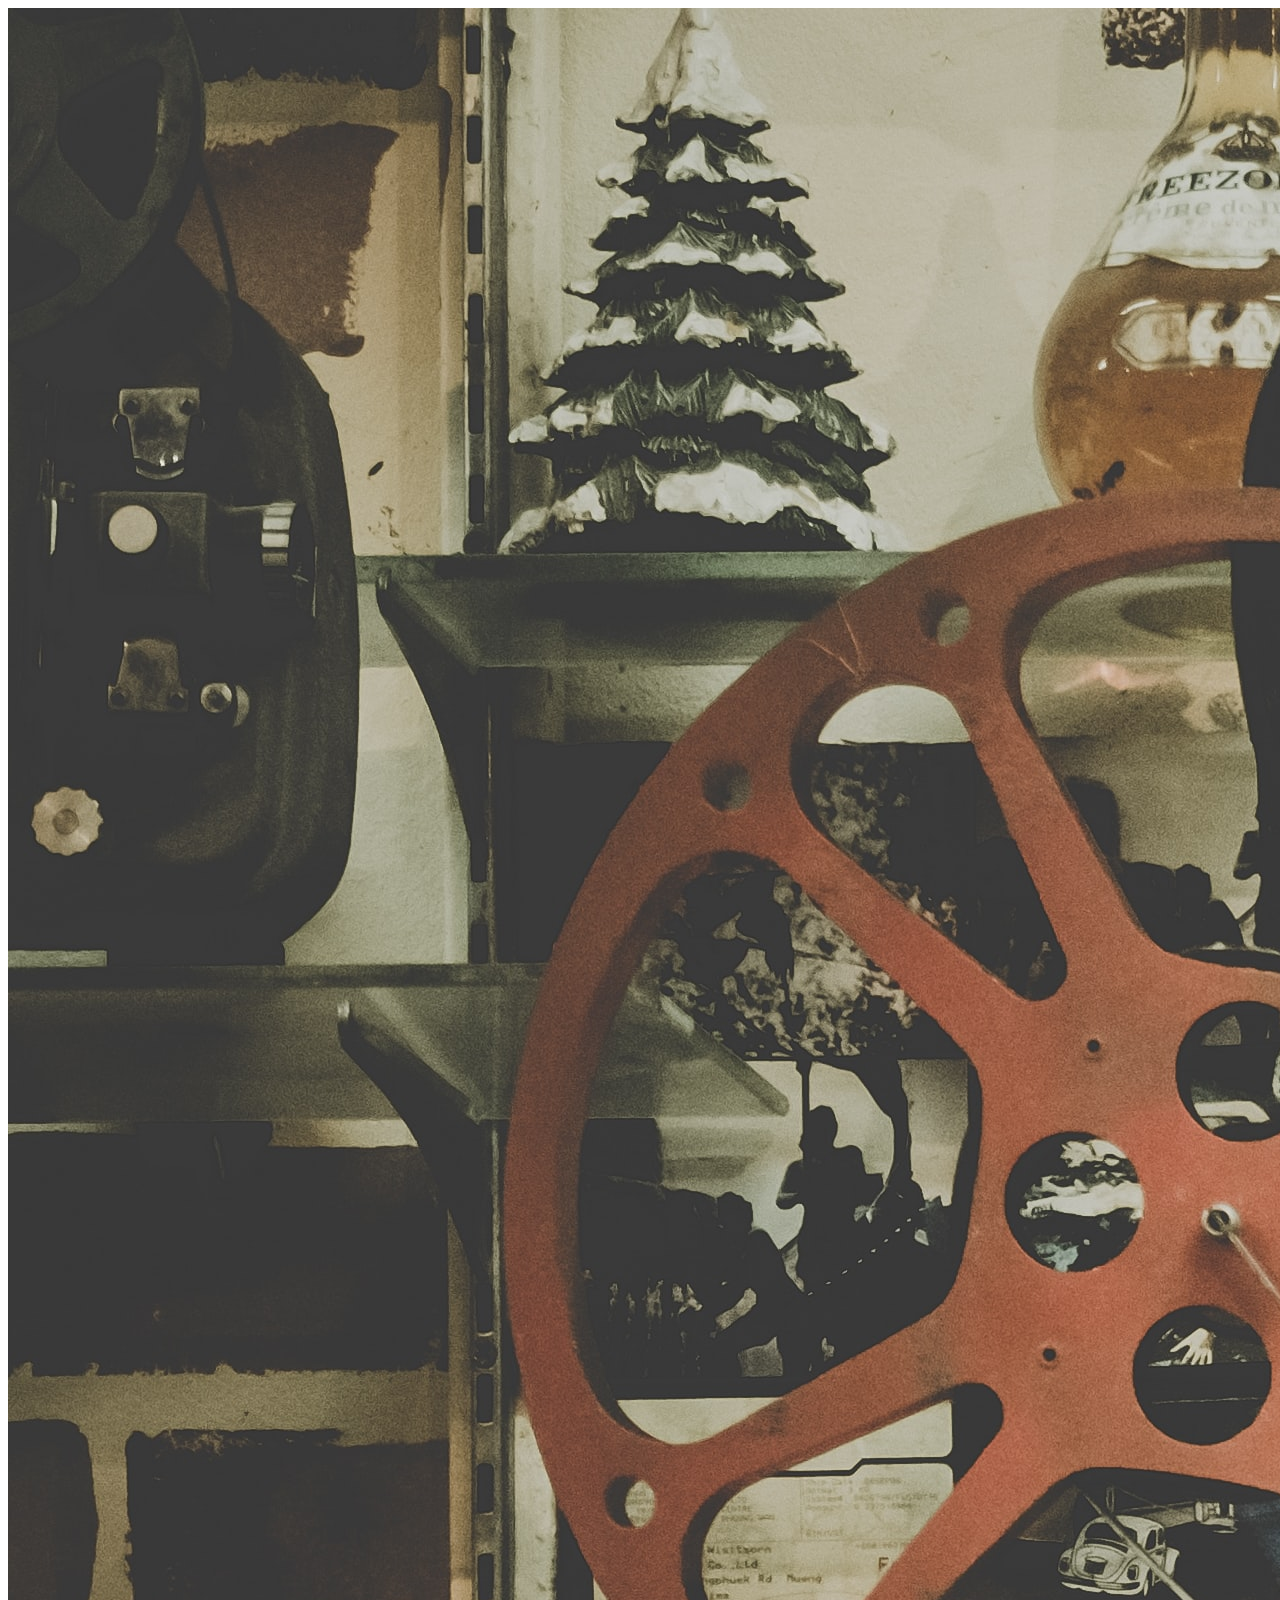
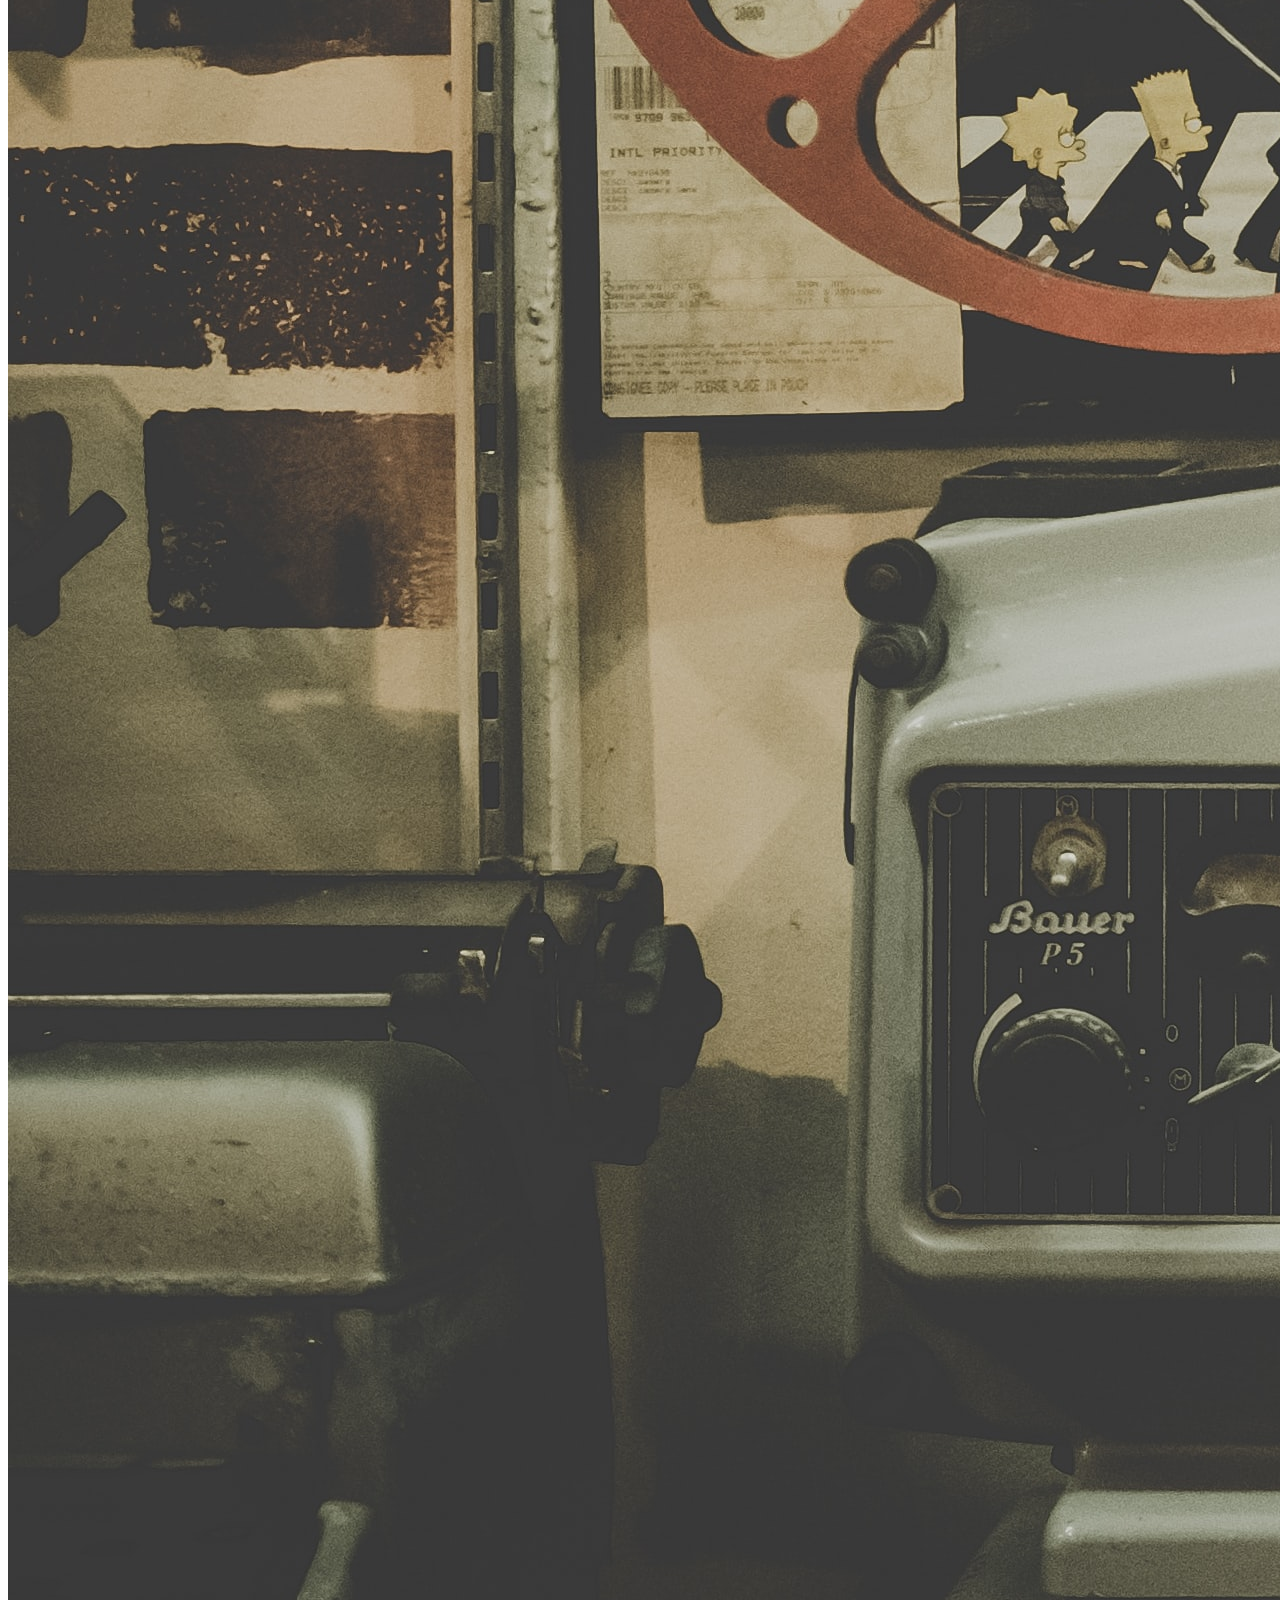
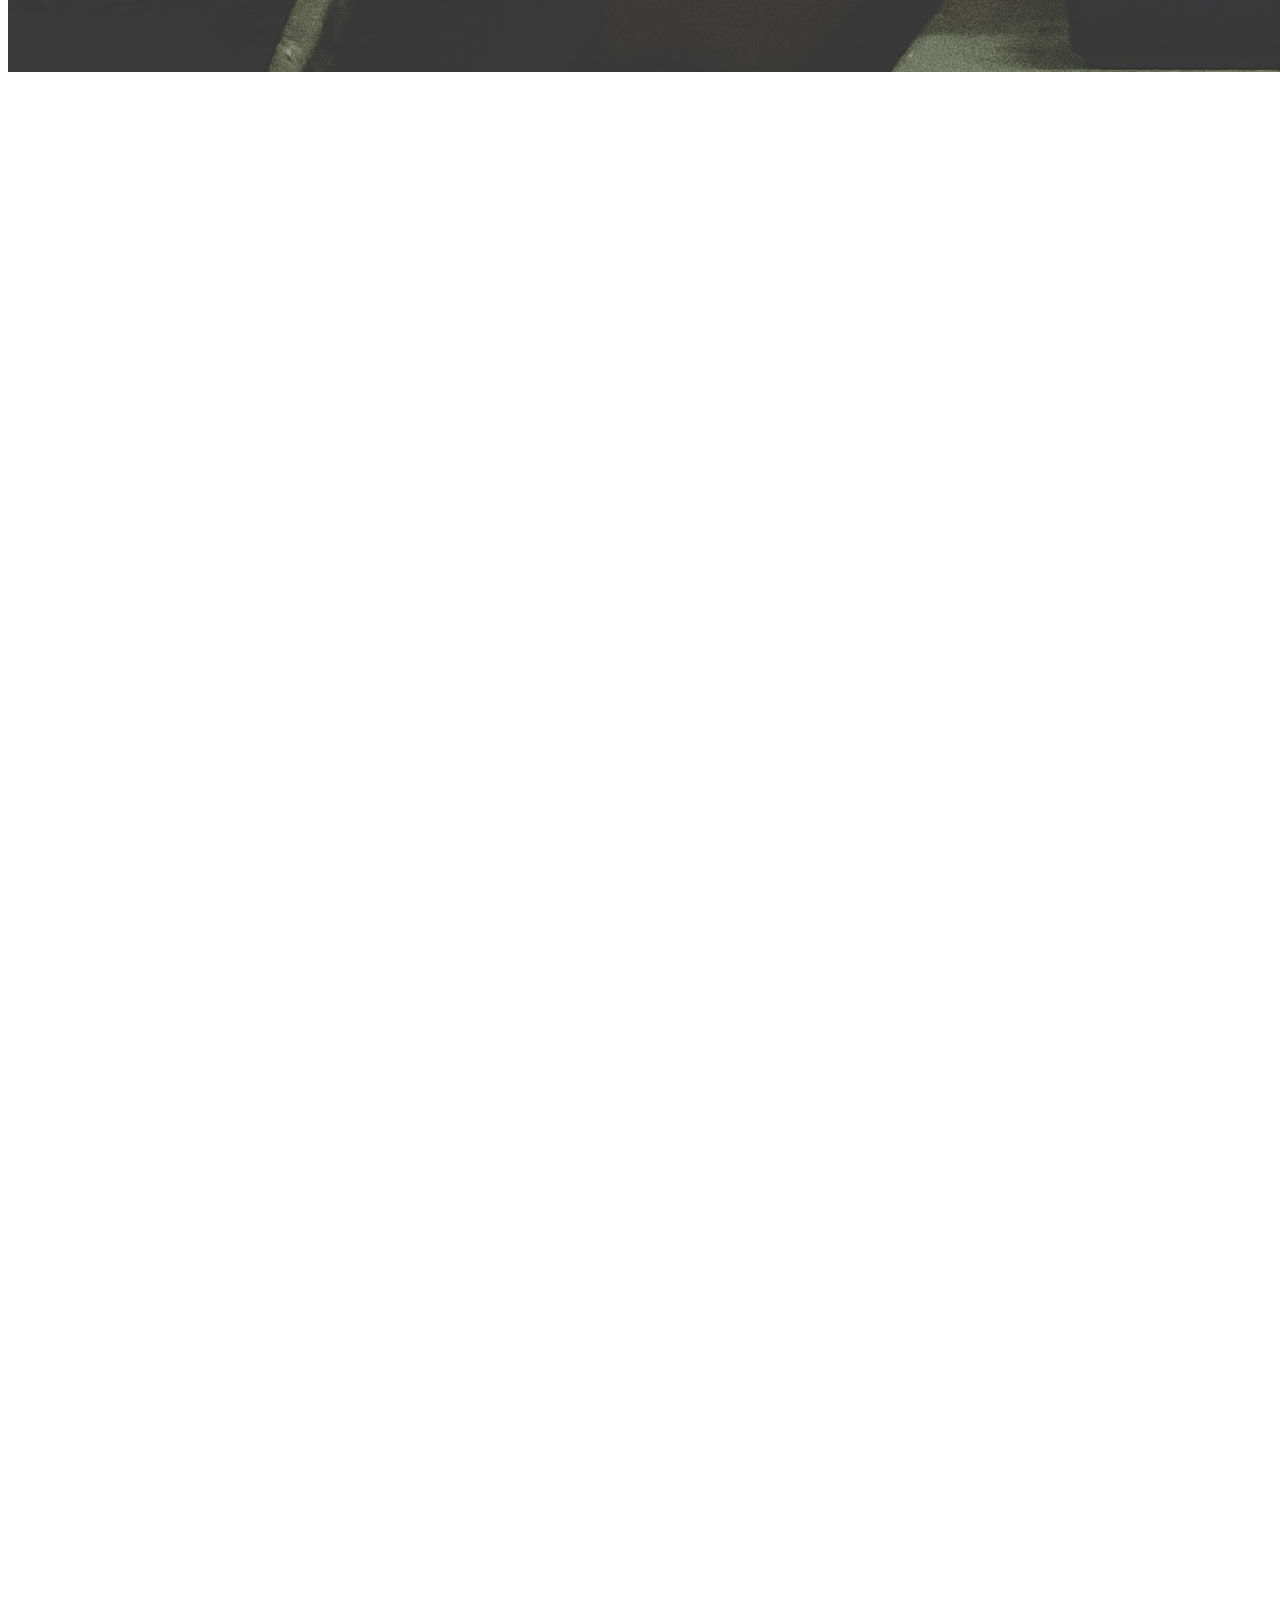
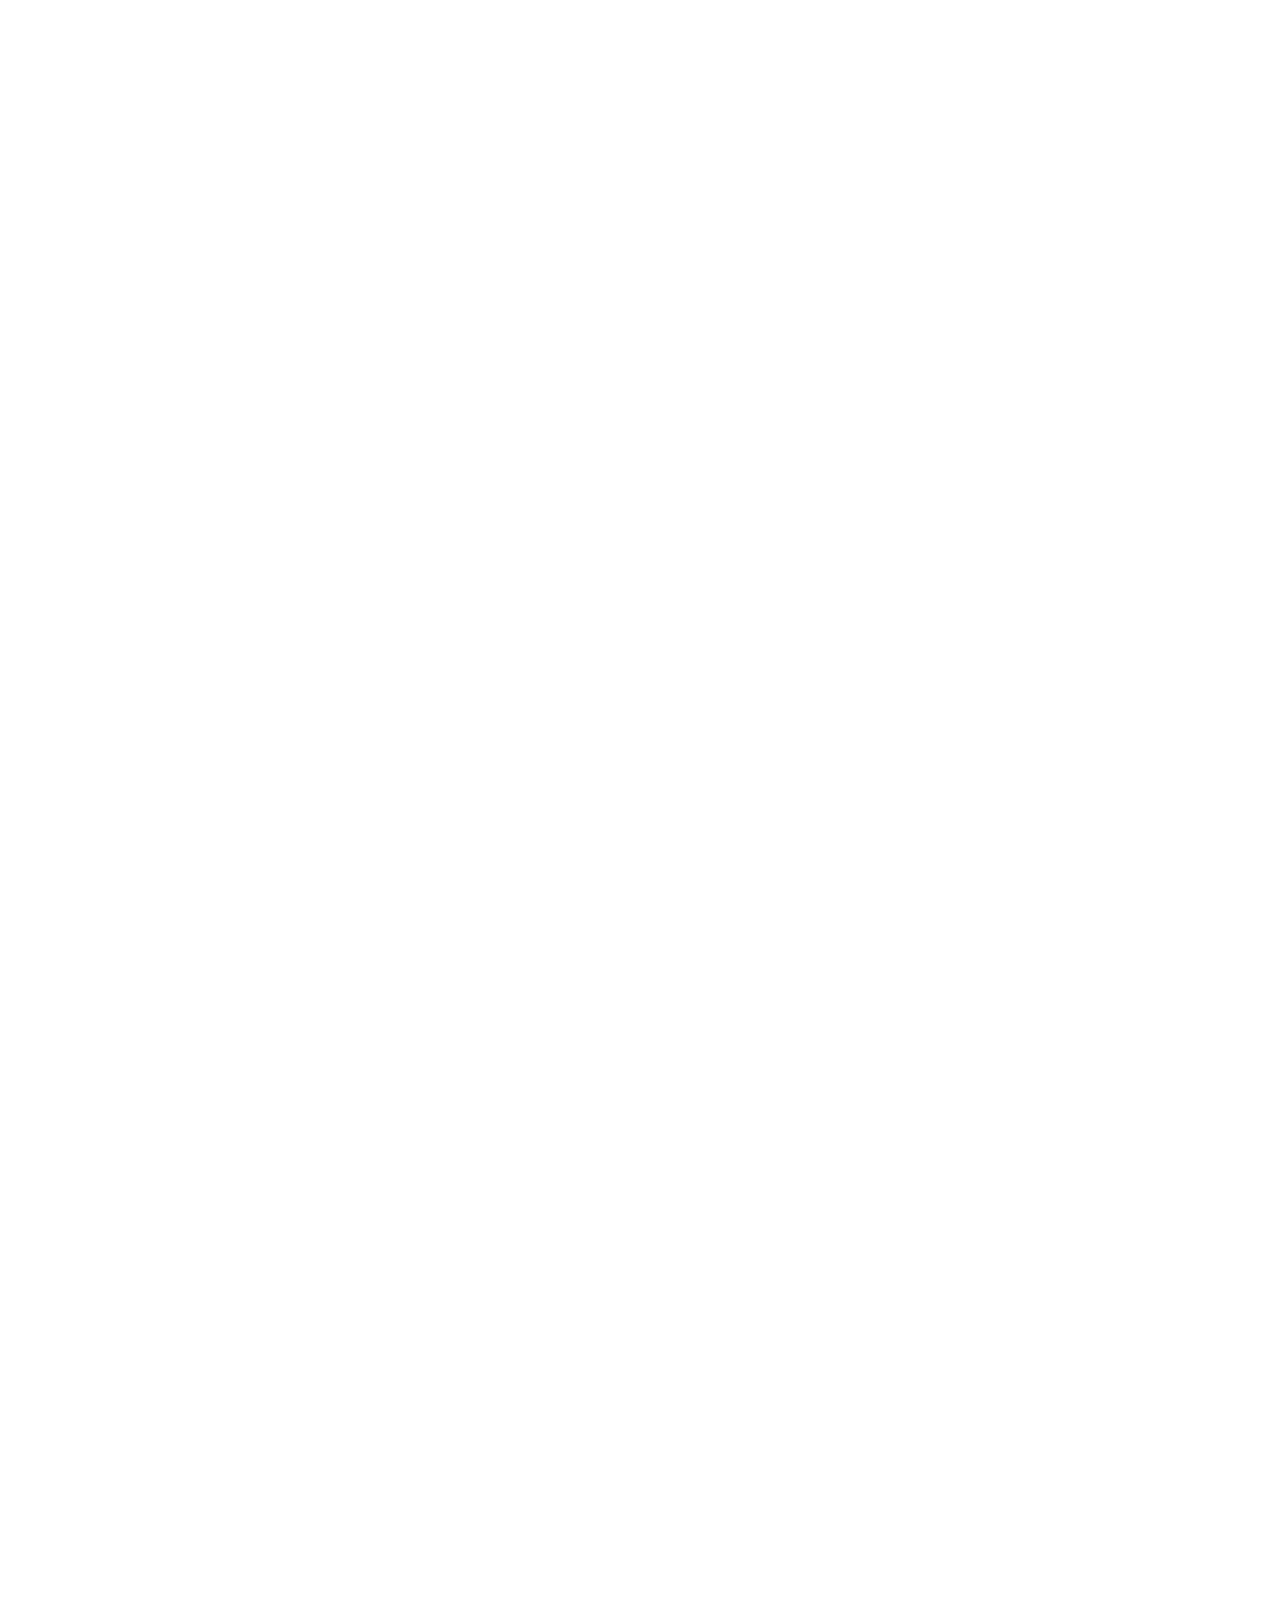
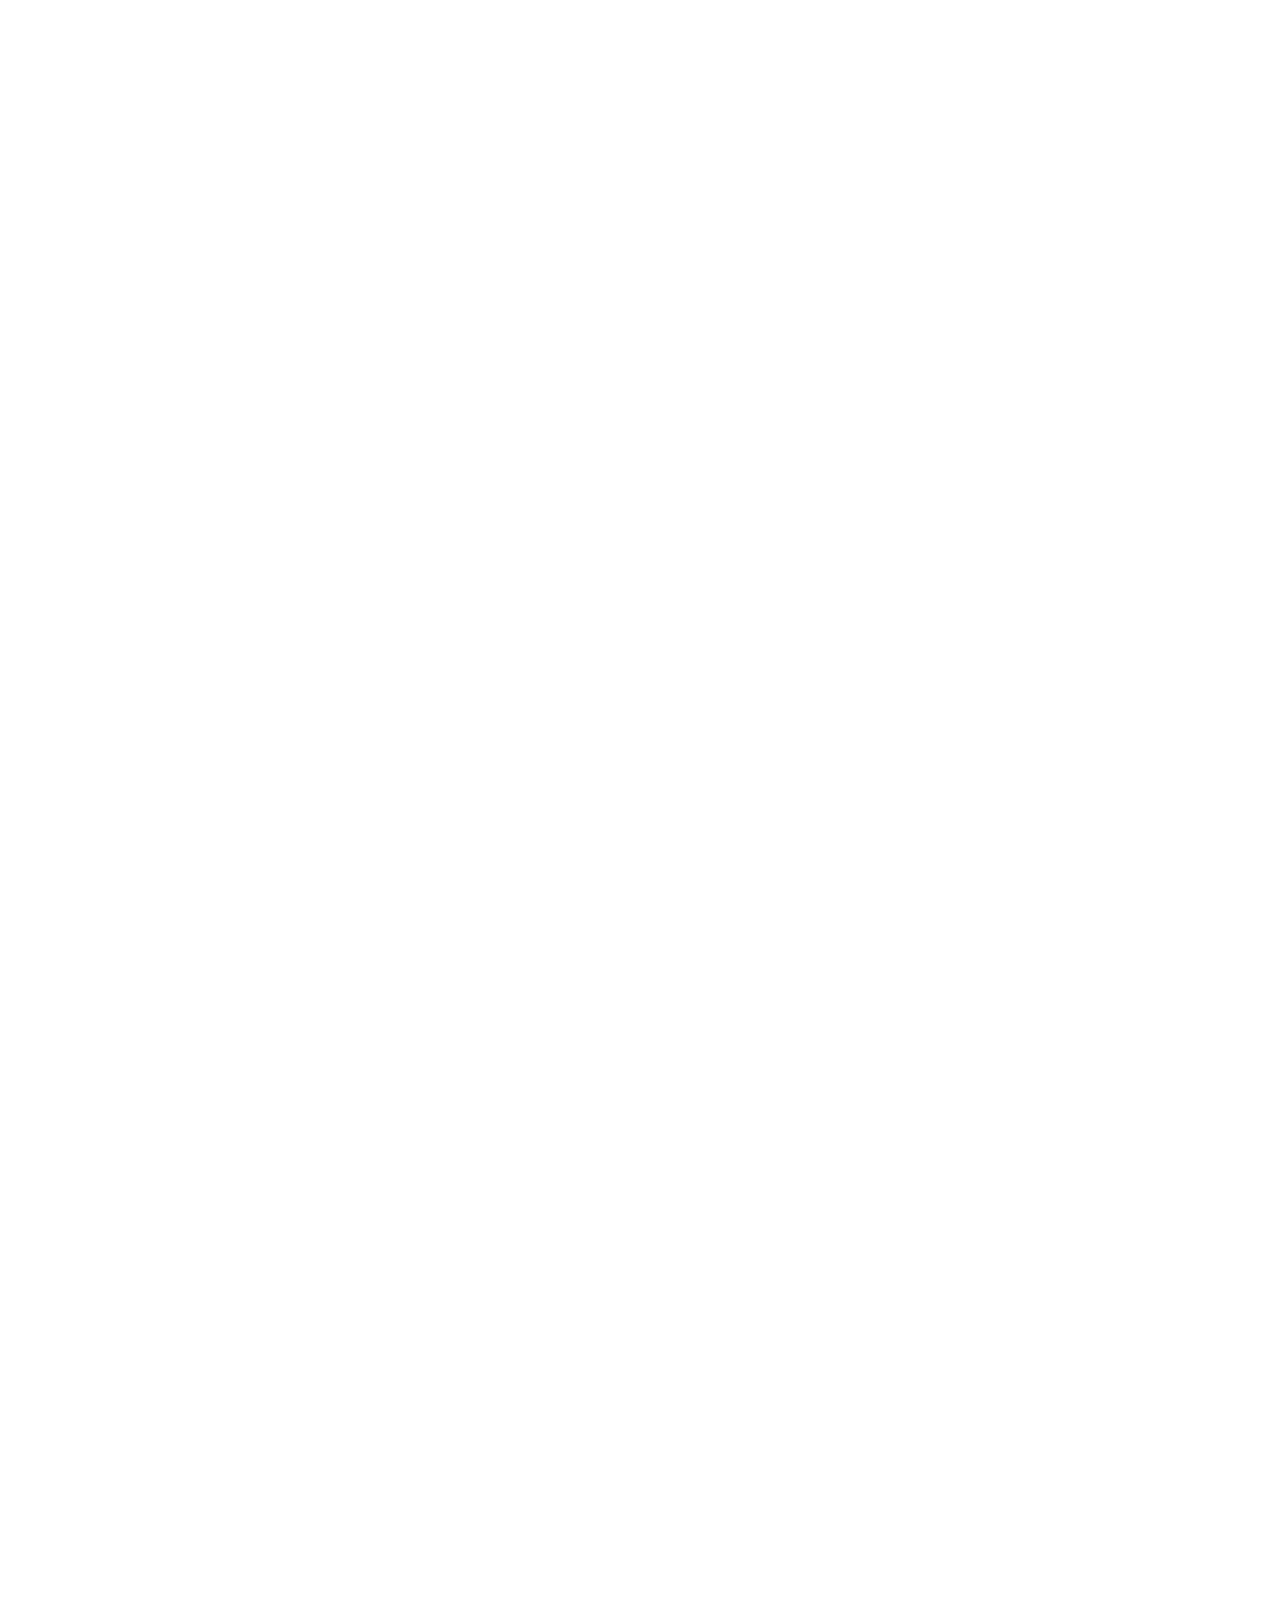
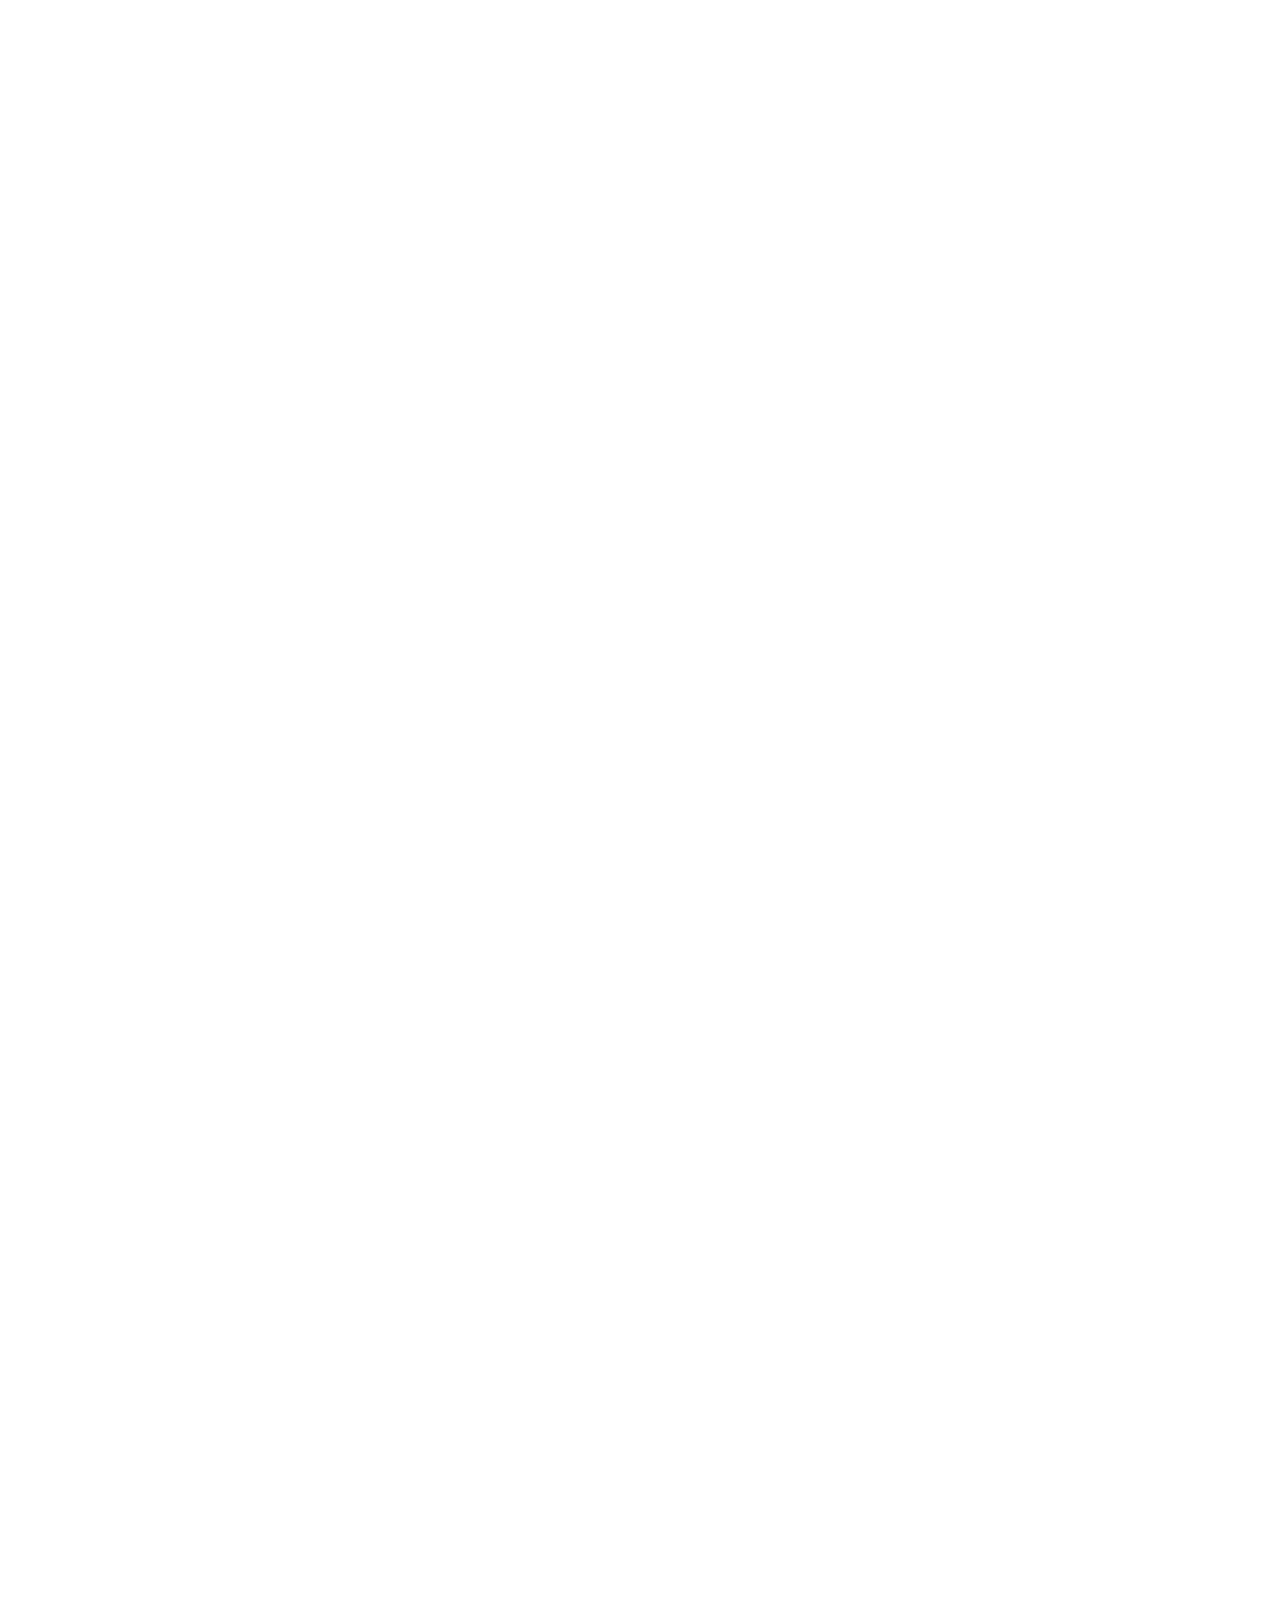
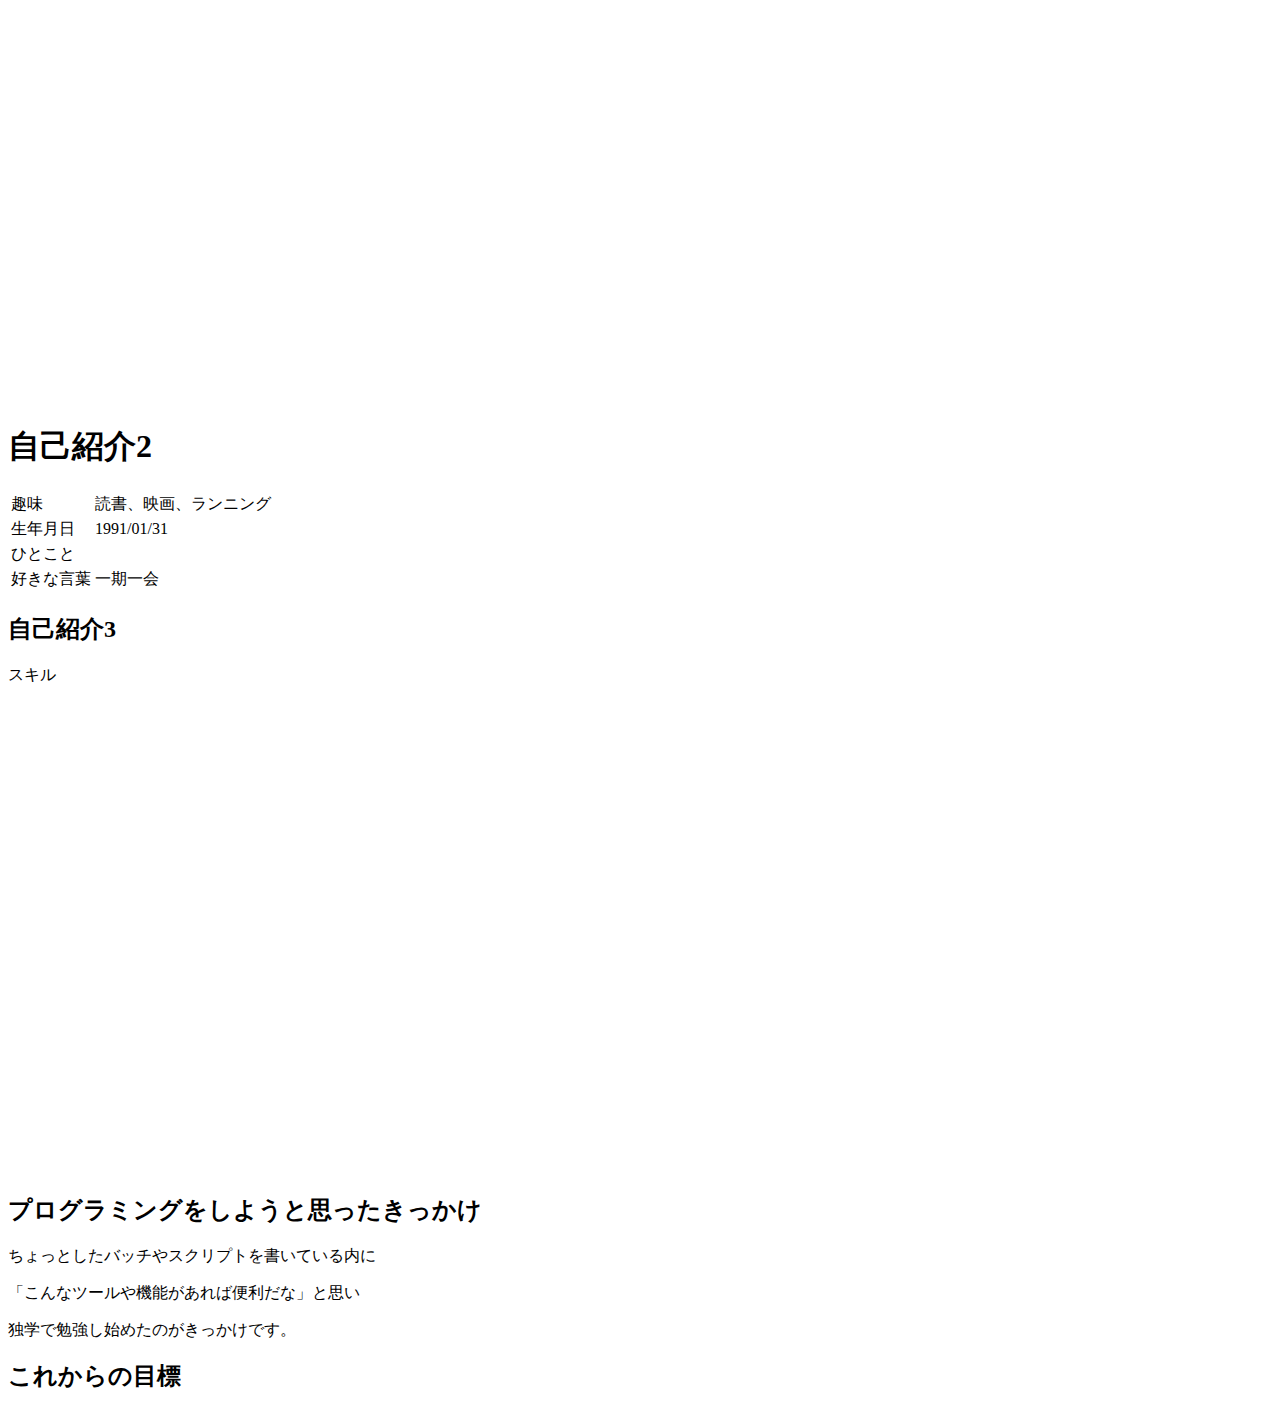
<file: Backups/about.html>
<!DOCTYPE html>
<html lang="en">
<head>
    <meta charset="UTF-8">
    <meta name="viewport" content="width=device-width, initial-scale=1.0">
    <title>Document</title>
</head>
<body>
    <!-- Career -->
    <section class="area" id="page2">
        <!--  -->
        <div class="page-wrapper">
            <img class="page2-img1" decoding="async" src="./images/2nd_no1.jpg" alt="">
            <img class="page2-img2" decoding="async" src="./images/2nd_no2.jpg" alt="">
            <img class="page2-img3" decoding="async" src="./images/2nd_no3.jpg" alt="">
            <div class="page2-contents">
                <h1>自己紹介2</h1>
                <table class="profile-table table-bordered">
                    <tr>
                        <td>趣味</td>
                        <td>読書、映画、ランニング</td>
                    </tr>
                    <tr>
                        <td>生年月日</td>
                        <td>1991/01/31</td>
                    </tr>
                    <tr>
                        <td>ひとこと</td>
                        <td></td>
                    </tr>
                    <tr>
                        <td>好きな言葉</td>
                        <td>一期一会</td>
                    </tr>
                </table>

            </div>
        </div>
    </section>

    <!-- Career -->
    <section class="area" id="page3">
        <div class="page-wrapper">
            <!--  -->

            <div class="page3-contents fadeIn">
                <h2>自己紹介3</h2>
                <p>スキル</p>
                <table class="table-bordered">
                    <tr>
                        <td></td>
                        <td></td>
                        <td></td>
                    </tr>
                    <tr>
                        <td></td>
                        <td></td>
                        <td></td>
                    </tr>
                    <tr>
                        <td></td>
                        <td></td>
                        <td></td>
                    </tr>
                    <tr>
                        <td></td>
                        <td></td>
                    </tr>
                </table>
            </div>
        </div>
    </section>

    <!-- aspire to becoming Programer -->
    <section class="area" id="page4">
        <div class="page-wrapper">
            <!--  -->
            <div class="page4-movcontent">
                <div class="iframe-responsive">
                    <iframe width="600" height="450" src="https://www.youtube.com/embed/IkPICSgDDog" frameborder="0"
                        allow="accelerometer; autoplay; encrypted-media; gyroscope; picture-in-picture"
                        allowfullscreen></iframe>
                </div>
            </div>
            <div class="page4-contents fadeIn">
                <h2>プログラミングをしようと思ったきっかけ</h2>
                <p>ちょっとしたバッチやスクリプトを書いている内に</p>
                <p>「こんなツールや機能があれば便利だな」と思い</p>
                <p>独学で勉強し始めたのがきっかけです。</p>
            </div>
        </div>
    </section>

    <!-- About the future -->
    <section class="area" id="page5">
        <div class="page-wrapper">
            <!--  -->
            <div class="page5-contents fadeIn">
                <h2>これからの目標</h2>
                <p></p>
            </div>
        </div>
    </section>
</body>
</html>
</file>
